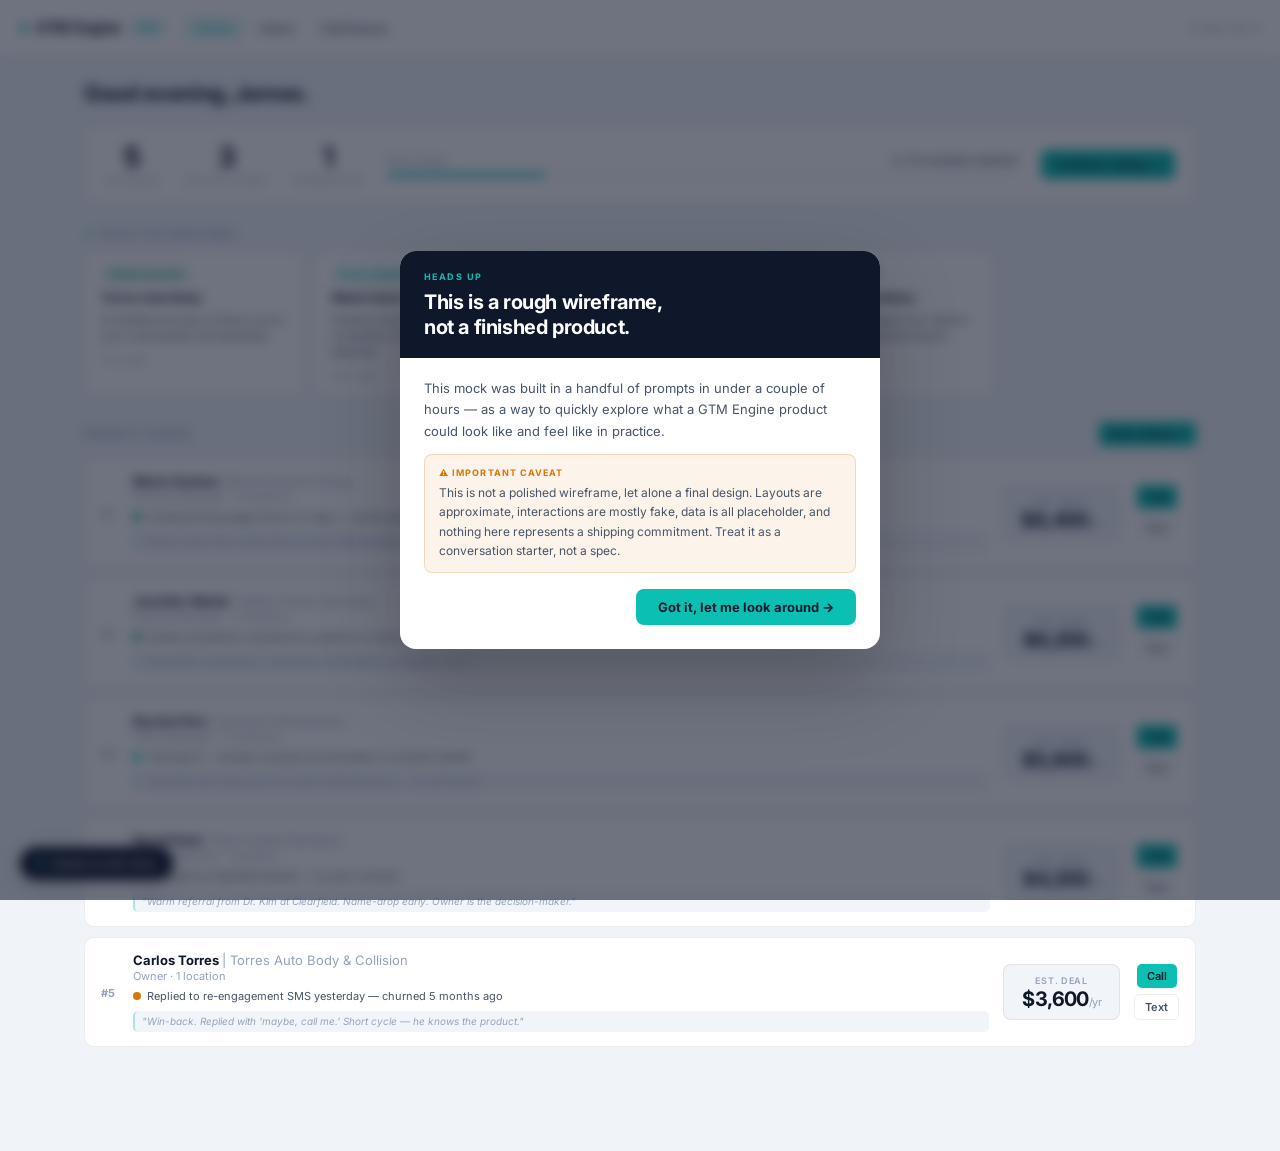
<file: index.html>
<!DOCTYPE html>
<html lang="en">
<head>
<meta charset="UTF-8">
<meta name="viewport" content="width=device-width, initial-scale=1.0">
<title>Home · GTM Engine</title>
<link rel="preconnect" href="https://fonts.googleapis.com">
<link href="https://fonts.googleapis.com/css2?family=Inter:wght@400;500;600;700&display=swap" rel="stylesheet">
<style>
/* ── shared ── */
:root{--bg:#F0F4F8;--bg2:#FFFFFF;--bg3:#F1F5F9;--bg4:#E2E8F0;--accent:#0BBFB3;--acc-d:rgba(11,191,179,0.10);--acc-b:rgba(11,191,179,0.30);--amber:#D97706;--amb-d:rgba(217,119,6,0.10);--coral:#E8664A;--cor-d:rgba(232,102,74,0.10);--green:#059669;--grn-d:rgba(5,150,105,0.10);--text:#0F172A;--text2:#475569;--text3:#94A3B8;--border:rgba(0,0,0,0.07);--nav-h:56px}
*,*::before,*::after{box-sizing:border-box;margin:0;padding:0}
html,body{height:100%;font-family:'Inter',system-ui,sans-serif;background:var(--bg);color:var(--text);font-size:14px;-webkit-font-smoothing:antialiased}
.topnav{position:fixed;top:0;left:0;right:0;height:var(--nav-h);background:rgba(255,255,255,0.95);backdrop-filter:blur(12px);border-bottom:1px solid var(--border);display:flex;align-items:center;padding:0 20px;gap:16px;z-index:200}
.nav-logo{display:flex;align-items:center;gap:8px;text-decoration:none;flex-shrink:0}
.logo-dot{width:8px;height:8px;border-radius:50%;background:var(--accent)}
.logo-name{font-size:15px;font-weight:700;color:var(--text);letter-spacing:-0.02em}
.role-badge{font-size:9px;font-weight:700;letter-spacing:0.1em;text-transform:uppercase;background:var(--acc-d);color:var(--accent);padding:2px 7px;border-radius:99px;border:1px solid var(--acc-b)}
.nav-links{display:flex;align-items:center;gap:2px;flex:1}
.nav-link{font-size:13px;font-weight:500;color:var(--text2);text-decoration:none;padding:5px 12px;border-radius:6px;transition:all 0.15s;white-space:nowrap}
.nav-link:hover{color:var(--text);background:var(--bg3)}
.nav-link.active{color:var(--accent);background:var(--acc-d)}
.nav-right{display:flex;align-items:center;gap:10px;margin-left:auto}
.avatar{width:30px;height:30px;border-radius:50%;background:var(--bg3);border:1px solid var(--border);display:flex;align-items:center;justify-content:center;font-size:11px;font-weight:700;color:var(--text2);flex-shrink:0}
.main{padding-top:var(--nav-h);min-height:100%;overflow-y:auto}
.page{padding:24px 24px 80px;max-width:1160px;margin:0 auto}
.role-toggle{position:fixed;bottom:20px;left:20px;z-index:300;display:flex;align-items:center;gap:8px;background:var(--text);border:1px solid transparent;color:rgba(255,255,255,0.8);font-size:12px;font-weight:600;font-family:inherit;padding:8px 16px;border-radius:99px;cursor:pointer;box-shadow:0 4px 20px rgba(0,0,0,0.18);transition:all 0.2s}
.role-toggle:hover{border-color:var(--accent);color:var(--accent)}
.toggle-dot{width:7px;height:7px;border-radius:50%;background:var(--accent);flex-shrink:0}
body.role-sdr .ae-only{display:none!important}
body.role-ae  .sdr-only{display:none!important}
.card{background:var(--bg2);border:1px solid var(--border);border-radius:10px;padding:16px}
.pill{display:inline-flex;align-items:center;font-size:10px;font-weight:700;letter-spacing:0.06em;text-transform:uppercase;padding:2px 8px;border-radius:99px}
.pill-green{background:var(--grn-d);color:var(--green)}
.pill-amber{background:var(--amb-d);color:var(--amber)}
.pill-accent{background:var(--acc-d);color:var(--accent)}
.pill-gray{background:rgba(100,116,139,0.15);color:var(--text3)}
.btn{display:inline-flex;align-items:center;justify-content:center;gap:6px;font-size:12px;font-weight:600;font-family:inherit;padding:7px 14px;border-radius:7px;cursor:pointer;border:none;transition:all 0.15s;text-decoration:none;white-space:nowrap}
.btn-primary{background:var(--accent);color:#0D1B2A}
.btn-primary:hover{background:#0dd9cc}
.btn-ghost{background:transparent;color:var(--text2);border:1px solid var(--border)}
.btn-ghost:hover{border-color:var(--accent);color:var(--accent)}
.btn-sm{padding:5px 10px;font-size:11px;border-radius:5px}
.sig{width:8px;height:8px;border-radius:50%;flex-shrink:0;margin-top:3px}
.sig-high{background:var(--green)}
.sig-warm{background:var(--amber)}
.sig-trial{background:var(--accent)}
.progress-bar{height:4px;background:var(--bg3);border-radius:2px;overflow:hidden}
.progress-fill{height:100%;background:var(--accent);border-radius:2px}
::-webkit-scrollbar{width:5px}::-webkit-scrollbar-track{background:transparent}::-webkit-scrollbar-thumb{background:var(--bg4);border-radius:3px}

/* ── wireframe disclaimer modal ── */
.wf-backdrop{position:fixed;inset:0;background:rgba(15,23,42,0.6);backdrop-filter:blur(6px);z-index:900;display:flex;align-items:center;justify-content:center;padding:24px;opacity:0;transition:opacity 0.25s ease}
.wf-backdrop.open{opacity:1}
.wf-card{background:var(--bg2);border-radius:16px;width:100%;max-width:480px;box-shadow:0 32px 80px rgba(0,0,0,0.22);transform:scale(0.95) translateY(12px);transition:transform 0.3s cubic-bezier(.22,.68,0,1.15),opacity 0.25s ease;opacity:0;overflow:hidden}
.wf-backdrop.open .wf-card{transform:scale(1) translateY(0);opacity:1}
.wf-top{background:#0F172A;padding:20px 24px 18px}
.wf-eyebrow{font-size:9px;font-weight:700;letter-spacing:0.16em;text-transform:uppercase;color:var(--accent);margin-bottom:8px}
.wf-headline{font-size:20px;font-weight:700;color:#fff;letter-spacing:-0.02em;line-height:1.25}
.wf-body{padding:20px 24px 24px;display:flex;flex-direction:column;gap:12px}
.wf-para{font-size:13px;color:var(--text2);line-height:1.65}
.wf-caveat{background:rgba(217,119,6,0.08);border:1px solid rgba(217,119,6,0.22);border-radius:8px;padding:12px 14px}
.wf-caveat-label{font-size:9px;font-weight:700;letter-spacing:0.12em;text-transform:uppercase;color:var(--amber);margin-bottom:5px}
.wf-caveat-text{font-size:12px;color:var(--text2);line-height:1.6}
.wf-footer{display:flex;justify-content:flex-end;padding-top:4px}
.wf-btn{background:var(--accent);color:#0D1B2A;font-size:13px;font-weight:700;font-family:inherit;padding:10px 22px;border-radius:8px;border:none;cursor:pointer;transition:background 0.15s}
.wf-btn:hover{background:#0dd9cc}

/* ── page-specific ── */
.greeting{margin-bottom:20px}
.greeting h1{font-size:22px;font-weight:700;letter-spacing:-0.02em;color:var(--text);margin-bottom:4px}
.greeting p{font-size:13px;color:var(--text2)}

.away-section{margin-bottom:22px}
.away-label{font-size:10px;font-weight:700;letter-spacing:0.1em;text-transform:uppercase;color:var(--text3);margin-bottom:10px;display:flex;align-items:center;gap:6px}
.away-label::before{content:'✦';color:var(--accent);font-size:11px}
.away-scroll{display:flex;gap:10px;overflow-x:auto;padding-bottom:4px;scrollbar-width:none}
.away-scroll::-webkit-scrollbar{display:none}
.away-card{flex-shrink:0;width:220px;background:var(--bg2);border:1px solid var(--border);border-radius:10px;padding:14px 16px;text-decoration:none;cursor:pointer;transition:border-color 0.15s,background 0.15s;display:flex;flex-direction:column;gap:8px}
.away-card:hover{border-color:var(--acc-b);background:rgba(11,191,179,0.04)}
.away-card-contact{font-size:12px;font-weight:700;color:var(--text)}
.away-card-action{font-size:11px;color:var(--text2);line-height:1.45}
.away-card-time{font-size:10px;color:var(--text3)}
.away-card-tag{align-self:flex-start;font-size:10px;font-weight:600;padding:2px 8px;border-radius:99px}

.queue-header{display:flex;align-items:center;justify-content:space-between;margin-bottom:12px}
.contact-card{background:var(--bg2);border:1px solid var(--border);border-radius:10px;padding:14px 16px;display:flex;align-items:center;gap:14px;transition:border-color 0.15s;cursor:default}
.contact-card:hover{border-color:rgba(11,191,179,0.25)}
.contact-rank{font-size:11px;font-weight:700;color:var(--text3);width:18px;flex-shrink:0;margin-top:2px}
.contact-avatar{width:34px;height:34px;border-radius:50%;background:var(--bg3);display:flex;align-items:center;justify-content:center;font-size:12px;font-weight:700;color:var(--text2);flex-shrink:0;border:1px solid var(--border)}
.contact-body{flex:1;min-width:0}
.contact-name{font-size:13px;font-weight:700;color:var(--text);margin-bottom:1px}
.contact-company{font-weight:400;color:var(--text3)}
.contact-meta{font-size:11px;color:var(--text3);margin-bottom:6px}
.contact-signal{display:flex;align-items:flex-start;gap:6px;font-size:11px;color:var(--text2);margin-bottom:6px;line-height:1.4}
.contact-reason{font-size:10px;color:var(--text3);font-style:italic;line-height:1.35;padding:4px 7px;background:var(--bg3);border-radius:5px;border-left:2px solid var(--acc-b);margin-top:4px}
.contact-deal-card{display:flex;flex-direction:column;align-items:center;justify-content:center;padding:10px 18px;background:var(--bg3);border-radius:8px;border:1px solid var(--border);flex-shrink:0;text-align:center;min-width:100px}
.deal-label{font-size:9px;font-weight:600;text-transform:uppercase;letter-spacing:0.08em;color:var(--text3);margin-bottom:3px}
.deal-value{font-size:20px;font-weight:700;color:var(--text);letter-spacing:-0.03em;line-height:1}
.deal-yr{font-size:11px;font-weight:400;color:var(--text3)}
.contact-btns{display:flex;flex-direction:column;gap:6px;align-items:center;justify-content:center;flex-shrink:0}

.capacity-card{background:var(--bg2);border:1px solid var(--border);border-radius:10px;padding:16px 20px;display:flex;align-items:center;gap:24px;margin-bottom:24px}
.cap-stat{text-align:center}
.cap-num{font-size:28px;font-weight:700;color:var(--text);letter-spacing:-0.03em;line-height:1}
.cap-label{font-size:10px;color:var(--text3);text-transform:uppercase;letter-spacing:0.08em;margin-top:3px}
.cap-bar{flex:1}

.demo-card{background:var(--bg2);border:1px solid var(--border);border-radius:10px;padding:14px 16px;display:flex;gap:14px;align-items:flex-start}
.demo-time{font-size:13px;font-weight:700;color:var(--accent);width:70px;flex-shrink:0;padding-top:1px}
.demo-body{flex:1;min-width:0}
.demo-account{font-size:14px;font-weight:700;color:var(--text);margin-bottom:2px}
.demo-meta{font-size:11px;color:var(--text3);margin-bottom:8px}
.demo-focus{display:flex;flex-wrap:wrap;gap:5px;margin-bottom:8px}
.demo-focus span{font-size:10px;color:var(--text2);background:var(--bg3);padding:2px 8px;border-radius:99px}
.demo-actions{display:flex;gap:8px}
.demo-side{flex-shrink:0;text-align:right}
.demo-deal{font-size:11px;color:var(--text3)}
.demo-deal strong{font-size:14px;color:var(--text2);display:block}

.followup-item{background:var(--bg2);border:1px solid var(--border);border-radius:8px;padding:12px 14px;display:flex;justify-content:space-between;align-items:center;gap:12px}
.followup-info{}
.followup-name{font-size:12px;font-weight:600;color:var(--text)}
.followup-preview{font-size:11px;color:var(--text3);margin-top:2px}
</style>
</head>
<body class="role-sdr">

<nav class="topnav">
  <a class="nav-logo" href="index.html">
    <span class="logo-dot"></span>
    <span class="logo-name">GTM Engine</span>
    <span class="role-badge" id="role-badge">SDR</span>
  </a>
  <div class="nav-links">
    <a class="nav-link active" href="index.html">Home</a>
    <a class="nav-link" href="inbox.html">Inbox</a>
    <a class="nav-link ae-only" href="calendar.html">Calendar</a>
    <a class="nav-link" href="calling.html" id="queue-link">Call Queue</a>
  </div>
  <div class="nav-right">
    <span style="font-size:11px;color:var(--text3)" id="date-str"></span>
  </div>
</nav>

<div class="main">
  <div class="page">

    <!-- ── SDR VIEW ── -->
    <div class="sdr-only">
      <div class="greeting">
        <h1 id="sdr-greeting">Good morning, James.</h1>
      </div>

      <!-- Capacity strip -->
      <div class="capacity-card">
        <div class="cap-stat">
          <div class="cap-num">5</div>
          <div class="cap-label">In queue</div>
        </div>
        <div class="cap-stat">
          <div class="cap-num">3</div>
          <div class="cap-label">Called today</div>
        </div>
        <div class="cap-stat">
          <div class="cap-num">1</div>
          <div class="cap-label">Connected</div>
        </div>
        <div class="cap-bar">
          <div style="display:flex;justify-content:space-between;align-items:center;margin-bottom:6px">
            <span style="font-size:11px;color:var(--text3)">Daily target</span>
            <span style="font-size:11px;font-weight:600;color:var(--text2)">3 / 12 contacts reached</span>
          </div>
          <div class="progress-bar"><div class="progress-fill" style="width:25%"></div></div>
        </div>
        <a href="calling.html" class="btn btn-primary" style="flex-shrink:0">Continue calling →</a>
      </div>

      <!-- While you were away -->
      <div class="away-section">
        <div class="away-label">While you were away</div>
        <div class="away-scroll">
          <a href="inbox.html" class="away-card">
            <span class="away-card-tag pill-green" style="background:var(--grn-d);color:var(--green)">Follow-up sent</span>
            <div class="away-card-contact">Torres Auto Body</div>
            <div class="away-card-action">AI drafted and sent a follow-up for your unanswered call yesterday</div>
            <div class="away-card-time">2 hrs ago</div>
          </a>
          <a href="inbox.html" class="away-card">
            <span class="away-card-tag pill-accent" style="background:var(--acc-d);color:var(--accent)">Score updated</span>
            <div class="away-card-contact">Walsh Home Services</div>
            <div class="away-card-action">Interest score upgraded to High — competitor comparison intent detected</div>
            <div class="away-card-time">4 hrs ago</div>
          </a>
          <a href="inbox.html" class="away-card">
            <span class="away-card-tag pill-amber" style="background:var(--amb-d);color:var(--amber)">Flagged</span>
            <div class="away-card-contact">Summit Orthodontics</div>
            <div class="away-card-action">Trial day 8 — reviews module still inactive, 0 contacts texted</div>
            <div class="away-card-time">This morning</div>
          </a>
          <a href="inbox.html" class="away-card">
            <span class="away-card-tag pill-green" style="background:var(--grn-d);color:var(--green)">Record created</span>
            <div class="away-card-contact">Park Family Dentistry</div>
            <div class="away-card-action">New contact created from referral by Dr. Kim at Clearfield Dental</div>
            <div class="away-card-time">Yesterday</div>
          </a>
        </div>
      </div>

      <!-- Priority queue -->
      <div class="queue-header">
        <div style="font-size:11px;font-weight:700;letter-spacing:0.1em;text-transform:uppercase;color:var(--text3)">Priority queue</div>
        <a href="calling.html" class="btn btn-primary btn-sm">Start calling →</a>
      </div>

      <div style="display:flex;flex-direction:column;gap:10px;margin-bottom:24px">

        <div class="contact-card">
          <div class="contact-rank">#1</div>
          <div class="contact-body">
            <div class="contact-name">Maria Santos <span class="contact-company">| Rivera Dental Group</span></div>
            <div class="contact-meta">Practice Manager · 3 locations</div>
            <div class="contact-signal">
              <span class="sig sig-high"></span>
              Visited pricing page twice in 5 days — active evaluation signal
            </div>
            <div class="contact-reason">"First to reach them while intent is peak. Multi-location practice = strong Podium fit."</div>
          </div>
          <div class="contact-deal-card">
            <div class="deal-label">Est. deal</div>
            <div class="deal-value">$8,400<span class="deal-yr">/yr</span></div>
          </div>
          <div class="contact-btns">
            <a href="calling.html" class="btn btn-primary btn-sm">Call</a>
            <button class="btn btn-ghost btn-sm">Text</button>
          </div>
        </div>

        <div class="contact-card">
          <div class="contact-rank">#2</div>
          <div class="contact-body">
            <div class="contact-name">Jennifer Walsh <span class="contact-company">| Walsh Home Services</span></div>
            <div class="contact-meta">General Manager · 2 locations</div>
            <div class="contact-signal">
              <span class="sig sig-high"></span>
              Asked competitor comparison question in chat 3 days ago
            </div>
            <div class="contact-reason">"Competitor comparison = late funnel. Call before a competitor does."</div>
          </div>
          <div class="contact-deal-card">
            <div class="deal-label">Est. deal</div>
            <div class="deal-value">$6,200<span class="deal-yr">/yr</span></div>
          </div>
          <div class="contact-btns">
            <a href="calling.html" class="btn btn-primary btn-sm">Call</a>
            <button class="btn btn-ghost btn-sm">Text</button>
          </div>
        </div>

        <div class="contact-card">
          <div class="contact-rank">#3</div>
          <div class="contact-body">
            <div class="contact-name">Rachel Kim <span class="contact-company">| Summit Orthodontics</span></div>
            <div class="contact-meta">Office Manager · 2 locations</div>
            <div class="contact-signal">
              <span class="sig sig-trial"></span>
              Trial day 8 — reviews module not activated, 0 contacts texted
            </div>
            <div class="contact-reason">"Trial ghost risk. Goal: get one review collected today — not sell harder."</div>
          </div>
          <div class="contact-deal-card">
            <div class="deal-label">Est. deal</div>
            <div class="deal-value">$5,800<span class="deal-yr">/yr</span></div>
          </div>
          <div class="contact-btns">
            <a href="calling.html" class="btn btn-primary btn-sm">Call</a>
            <button class="btn btn-ghost btn-sm">Text</button>
          </div>
        </div>

        <div class="contact-card">
          <div class="contact-rank">#4</div>
          <div class="contact-body">
            <div class="contact-name">David Park <span class="contact-company">| Park Family Dentistry</span></div>
            <div class="contact-meta">Owner & Dentist · 1 location</div>
            <div class="contact-signal">
              <span class="sig sig-warm"></span>
              Referred by Clearfield Dental — no prior contact
            </div>
            <div class="contact-reason">"Warm referral from Dr. Kim at Clearfield. Name-drop early. Owner is the decision-maker."</div>
          </div>
          <div class="contact-deal-card">
            <div class="deal-label">Est. deal</div>
            <div class="deal-value">$4,200<span class="deal-yr">/yr</span></div>
          </div>
          <div class="contact-btns">
            <a href="calling.html" class="btn btn-primary btn-sm">Call</a>
            <button class="btn btn-ghost btn-sm">Text</button>
          </div>
        </div>

        <div class="contact-card">
          <div class="contact-rank">#5</div>
          <div class="contact-body">
            <div class="contact-name">Carlos Torres <span class="contact-company">| Torres Auto Body & Collision</span></div>
            <div class="contact-meta">Owner · 1 location</div>
            <div class="contact-signal">
              <span class="sig sig-warm"></span>
              Replied to re-engagement SMS yesterday — churned 5 months ago
            </div>
            <div class="contact-reason">"Win-back. Replied with 'maybe, call me.' Short cycle — he knows the product."</div>
          </div>
          <div class="contact-deal-card">
            <div class="deal-label">Est. deal</div>
            <div class="deal-value">$3,600<span class="deal-yr">/yr</span></div>
          </div>
          <div class="contact-btns">
            <a href="calling.html" class="btn btn-primary btn-sm">Call</a>
            <button class="btn btn-ghost btn-sm">Text</button>
          </div>
        </div>
      </div>

    </div><!-- /sdr-only -->

    <!-- ── AE VIEW ── -->
    <div class="ae-only">
      <div class="greeting">
        <h1>Good morning, James.</h1>
      </div>

      <!-- While you were away -->
      <div class="away-section">
        <div class="away-label">While you were away</div>
        <div class="away-scroll">
          <a href="inbox.html" class="away-card">
            <span class="away-card-tag" style="background:var(--acc-d);color:var(--accent);font-size:10px;font-weight:600;padding:2px 8px;border-radius:99px">Brief updated</span>
            <div class="away-card-contact">Mesa Verde Plumbing</div>
            <div class="away-card-action">ServiceTitan integration confirmed — demo brief updated automatically</div>
            <div class="away-card-time">1 hr ago</div>
          </a>
          <a href="inbox.html" class="away-card">
            <span class="away-card-tag" style="background:var(--grn-d);color:var(--green);font-size:10px;font-weight:600;padding:2px 8px;border-radius:99px">Email opened</span>
            <div class="away-card-contact">Greenfield Family Dental</div>
            <div class="away-card-action">Dr. Ngo opened your follow-up email — no reply yet</div>
            <div class="away-card-time">3 hrs ago</div>
          </a>
          <a href="inbox.html" class="away-card">
            <span class="away-card-tag" style="background:var(--amb-d);color:var(--amber);font-size:10px;font-weight:600;padding:2px 8px;border-radius:99px">Account updated</span>
            <div class="away-card-contact">Sunrise Auto Group</div>
            <div class="away-card-action">2 additional decision-makers added to the account record</div>
            <div class="away-card-time">This morning</div>
          </a>
        </div>
      </div>

      <!-- Today's demos -->
      <div style="font-size:11px;font-weight:700;letter-spacing:0.1em;text-transform:uppercase;color:var(--text3);margin-bottom:12px">Today's demos</div>
      <div style="display:flex;flex-direction:column;gap:10px;margin-bottom:24px">

        <div class="demo-card">
          <div class="demo-time">10:00 AM</div>
          <div class="demo-body">
            <div class="demo-account">Mesa Verde Plumbing</div>
            <div class="demo-meta">Chris Adams, Operations Manager · 2 locations · 45 staff</div>
            <div class="demo-focus">
              <span>Webchat + after-hours</span>
              <span>Multi-location reviews</span>
              <span>Payments via text</span>
            </div>
            <div style="font-size:11px;color:var(--amber);background:var(--amb-d);padding:6px 10px;border-radius:5px;border-left:2px solid var(--amber)">
              Prep note: Chris asked about ServiceTitan integration — confirmed compatible, mention early.
            </div>
          </div>
          <div class="demo-side">
            <div class="demo-deal"><span>Deal value</span><strong>$9,600/yr</strong></div>
            <div style="margin-top:8px;display:flex;flex-direction:column;gap:5px">
              <a href="calling.html" class="btn btn-primary btn-sm">View brief</a>
              <button class="btn btn-ghost btn-sm">Join call</button>
            </div>
          </div>
        </div>

        <div class="demo-card">
          <div class="demo-time">1:30 PM</div>
          <div class="demo-body">
            <div class="demo-account">Greenfield Family Dental</div>
            <div class="demo-meta">Dr. Patricia Ngo, Owner · 1 location · 9 staff</div>
            <div class="demo-focus">
              <span>Simplicity & onboarding time</span>
              <span>Automated review requests</span>
              <span>Front-desk texting</span>
            </div>
            <div style="font-size:11px;color:var(--acc-d);background:var(--acc-d);padding:6px 10px;border-radius:5px;border-left:2px solid var(--accent);color:var(--text2)">
              Churned from Birdeye — lead with simplicity and time-to-value. Avoid technical terms.
            </div>
          </div>
          <div class="demo-side">
            <div class="demo-deal"><span>Deal value</span><strong>$3,600/yr</strong></div>
            <div style="margin-top:8px;display:flex;flex-direction:column;gap:5px">
              <a href="calling.html" class="btn btn-primary btn-sm">View brief</a>
              <button class="btn btn-ghost btn-sm">Join call</button>
            </div>
          </div>
        </div>

        <div class="demo-card" style="border-color:rgba(11,191,179,0.2);background:rgba(11,191,179,0.03)">
          <div class="demo-time" style="color:var(--amber)">3:30 PM</div>
          <div class="demo-body">
            <div class="demo-account">Sunrise Auto Group</div>
            <div class="demo-meta">Mark Henley, General Manager · 3 locations · 87 staff</div>
            <div class="demo-focus">
              <span>Review volume growth</span>
              <span>Multi-location dashboard</span>
              <span>DealerSocket integration</span>
            </div>
            <div style="font-size:11px;padding:6px 10px;border-radius:5px;border-left:2px solid var(--amber);color:var(--amber);background:var(--amb-d)">
              Largest deal today. Pricing anchor at team rate. Confirm DealerSocket status with Solutions Eng before call.
            </div>
          </div>
          <div class="demo-side">
            <div class="demo-deal"><span>Deal value</span><strong>$18,000/yr</strong></div>
            <div style="margin-top:8px;display:flex;flex-direction:column;gap:5px">
              <a href="calling.html" class="btn btn-primary btn-sm">View brief</a>
              <button class="btn btn-ghost btn-sm">Join call</button>
            </div>
          </div>
        </div>
      </div>

      <!-- Pending follow-ups -->
      <div style="font-size:11px;font-weight:700;letter-spacing:0.1em;text-transform:uppercase;color:var(--text3);margin-bottom:10px">Pending follow-ups from yesterday</div>
      <div style="display:flex;flex-direction:column;gap:8px">
        <div class="followup-item">
          <div class="followup-info">
            <div class="followup-name">Harbor View Dental — post-demo summary</div>
            <div class="followup-preview">Draft ready · AI wrote from your call notes — review before sending</div>
          </div>
          <div style="display:flex;gap:6px">
            <button class="btn btn-ghost btn-sm">Review draft</button>
            <button class="btn btn-primary btn-sm">Send</button>
          </div>
        </div>
        <div class="followup-item">
          <div class="followup-info">
            <div class="followup-name">Peak Performance Gym — proposal follow-up</div>
            <div class="followup-preview">Sent 2 days ago · opened, not replied · nudge?</div>
          </div>
          <button class="btn btn-ghost btn-sm">Draft nudge</button>
        </div>
      </div>
    </div><!-- /ae-only -->

  </div>
</div>

<!-- Wireframe disclaimer -->
<div class="wf-backdrop" id="wf-backdrop">
  <div class="wf-card">
    <div class="wf-top">
      <div class="wf-eyebrow">Heads up</div>
      <div class="wf-headline">This is a rough wireframe,<br>not a finished product.</div>
    </div>
    <div class="wf-body">
      <p class="wf-para">This mock was built in a handful of prompts in under a couple of hours — as a way to quickly explore what a GTM Engine product could look like and feel like in practice.</p>
      <div class="wf-caveat">
        <div class="wf-caveat-label">⚠ Important caveat</div>
        <div class="wf-caveat-text">This is not a polished wireframe, let alone a final design. Layouts are approximate, interactions are mostly fake, data is all placeholder, and nothing here represents a shipping commitment. Treat it as a conversation starter, not a spec.</div>
      </div>
      <div class="wf-footer">
        <button class="wf-btn" onclick="closeDisclaimer()">Got it, let me look around →</button>
      </div>
    </div>
  </div>
</div>

<button class="role-toggle" id="role-toggle" onclick="toggleRole()">
  <span class="toggle-dot"></span>
  <span id="toggle-label">Switch to AE View</span>
</button>

<script>
const ROLE_KEY = 'gtm_role';
const days = ['Sunday','Monday','Tuesday','Wednesday','Thursday','Friday','Saturday'];
const months = ['Jan','Feb','Mar','Apr','May','Jun','Jul','Aug','Sep','Oct','Nov','Dec'];
const now = new Date();
document.getElementById('date-str').textContent = days[now.getDay()] + ', ' + months[now.getMonth()] + ' ' + now.getDate();
const h = now.getHours();
const greet = h < 12 ? 'Good morning' : h < 17 ? 'Good afternoon' : 'Good evening';
const el = document.getElementById('sdr-greeting');
if (el) el.textContent = greet + ', James.';

function getRole(){ return localStorage.getItem(ROLE_KEY) || 'sdr'; }
function setRole(r){ localStorage.setItem(ROLE_KEY, r); }
function applyRole(r){
  document.body.className = 'role-' + r;
  document.getElementById('role-badge').textContent = r.toUpperCase();
  document.getElementById('toggle-label').textContent = r === 'sdr' ? 'Switch to AE View' : 'Switch to SDR View';
  const ql = document.getElementById('queue-link');
  if(ql) ql.textContent = r === 'sdr' ? 'Call Queue' : 'Demo Prep';
}
function toggleRole(){
  const next = getRole() === 'sdr' ? 'ae' : 'sdr';
  setRole(next); applyRole(next);
}
applyRole(getRole());

// Wireframe disclaimer — show every time index loads
function closeDisclaimer(){
  const bd=document.getElementById('wf-backdrop');
  bd.style.opacity='0';
  bd.style.pointerEvents='none';
}
setTimeout(()=>{ document.getElementById('wf-backdrop').classList.add('open'); }, 80);
</script>
</body>
</html>
</file>
